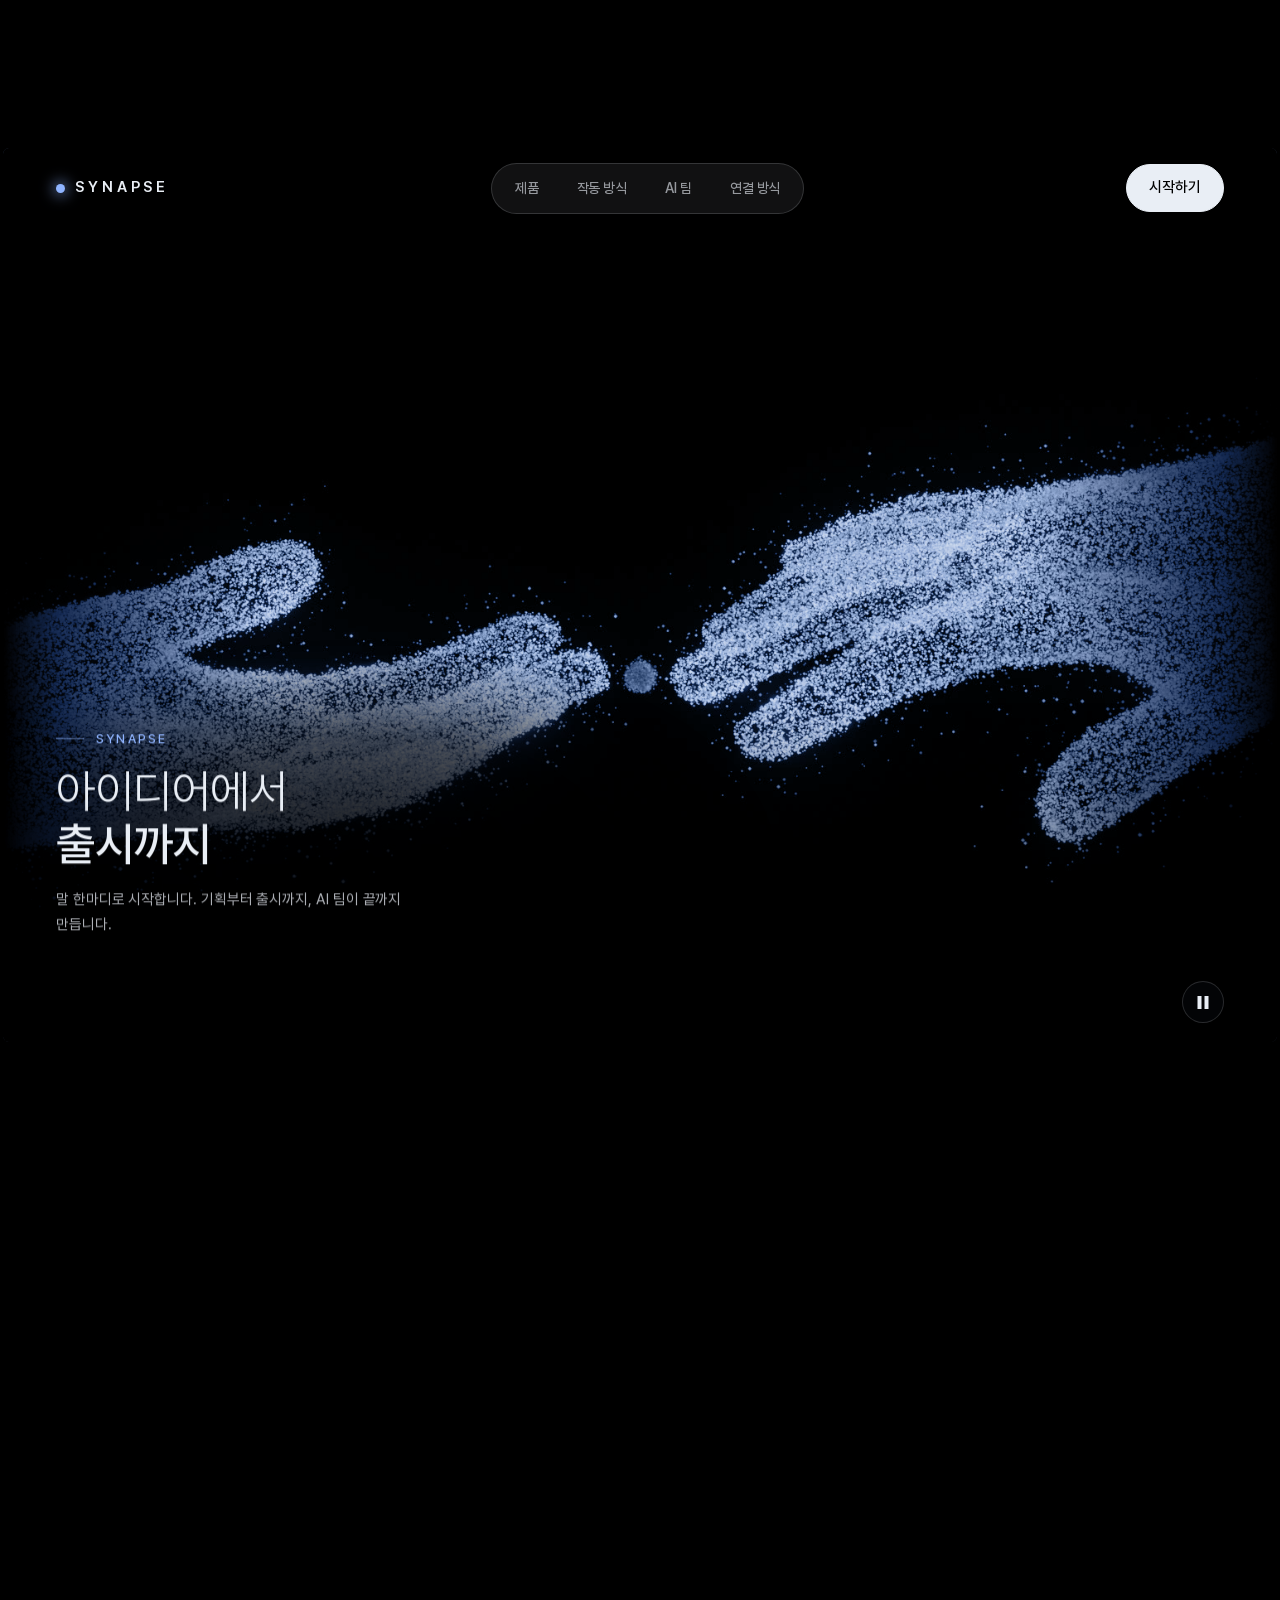
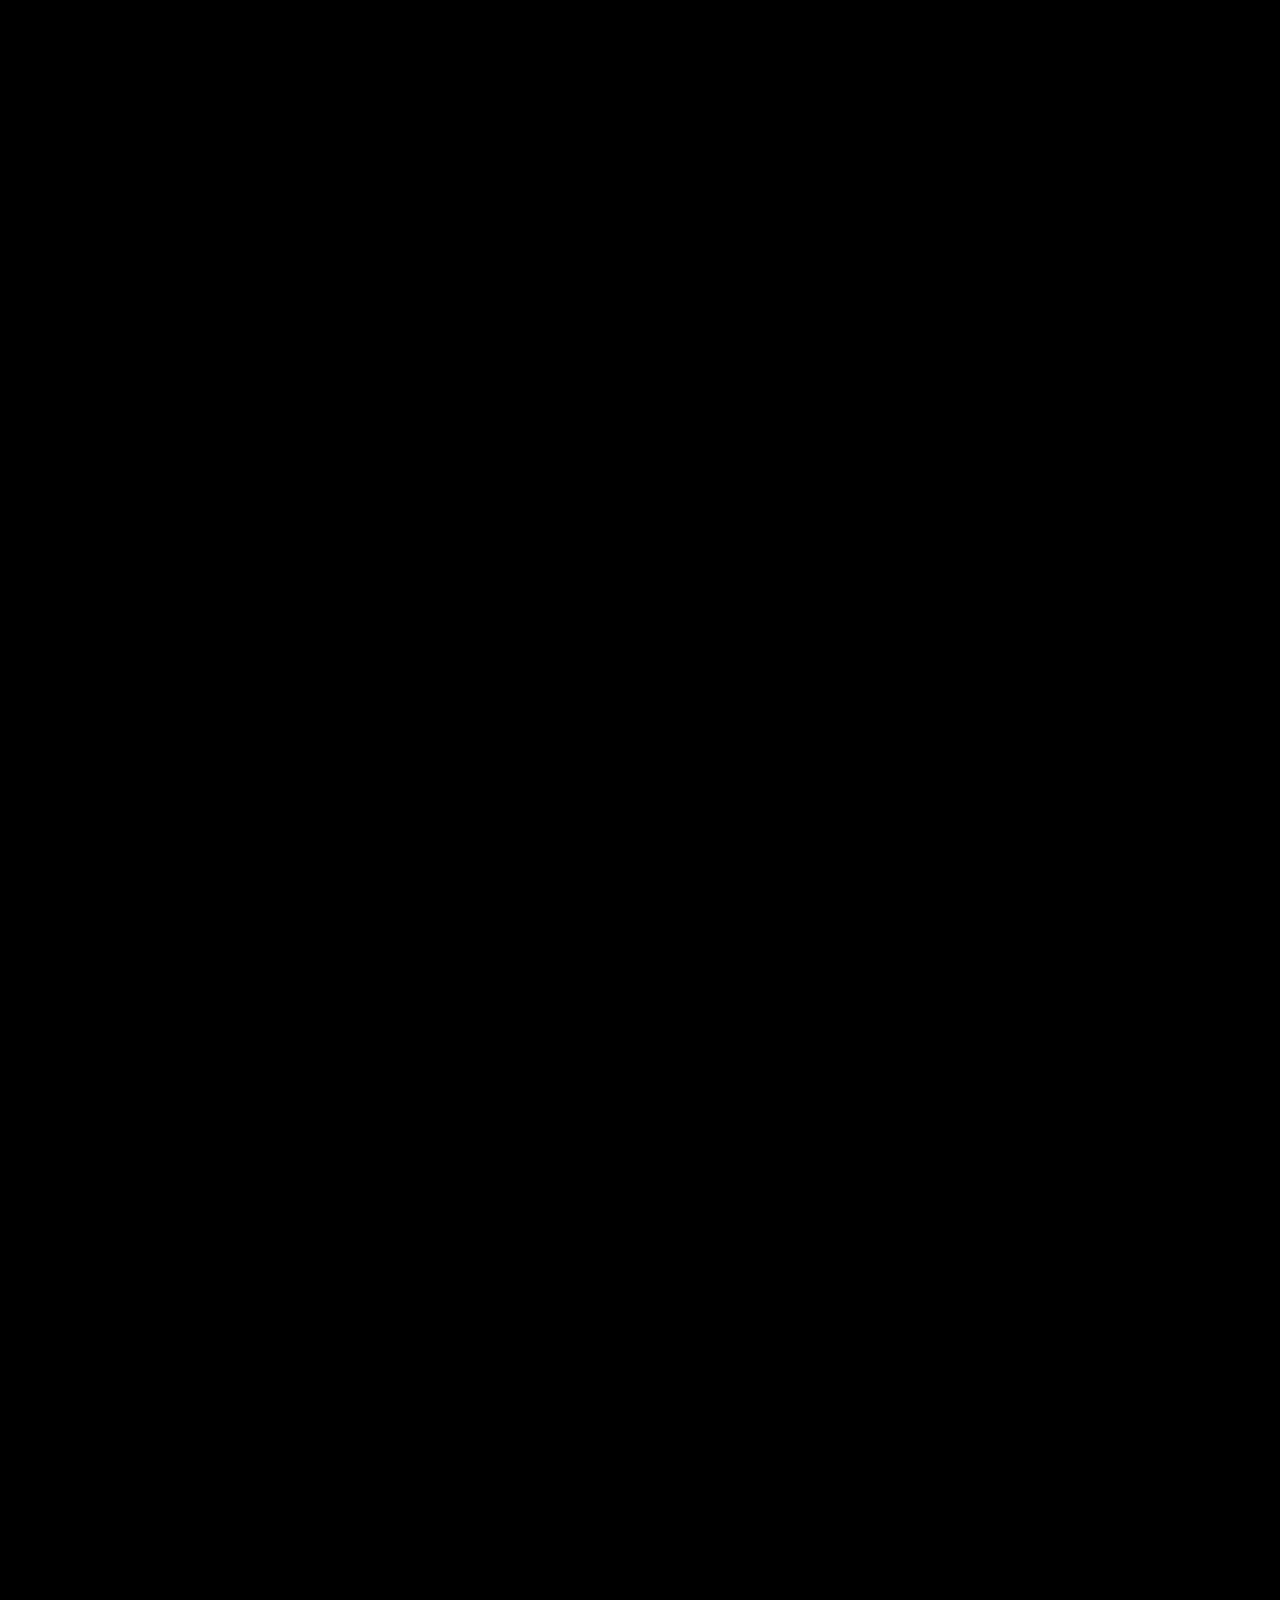
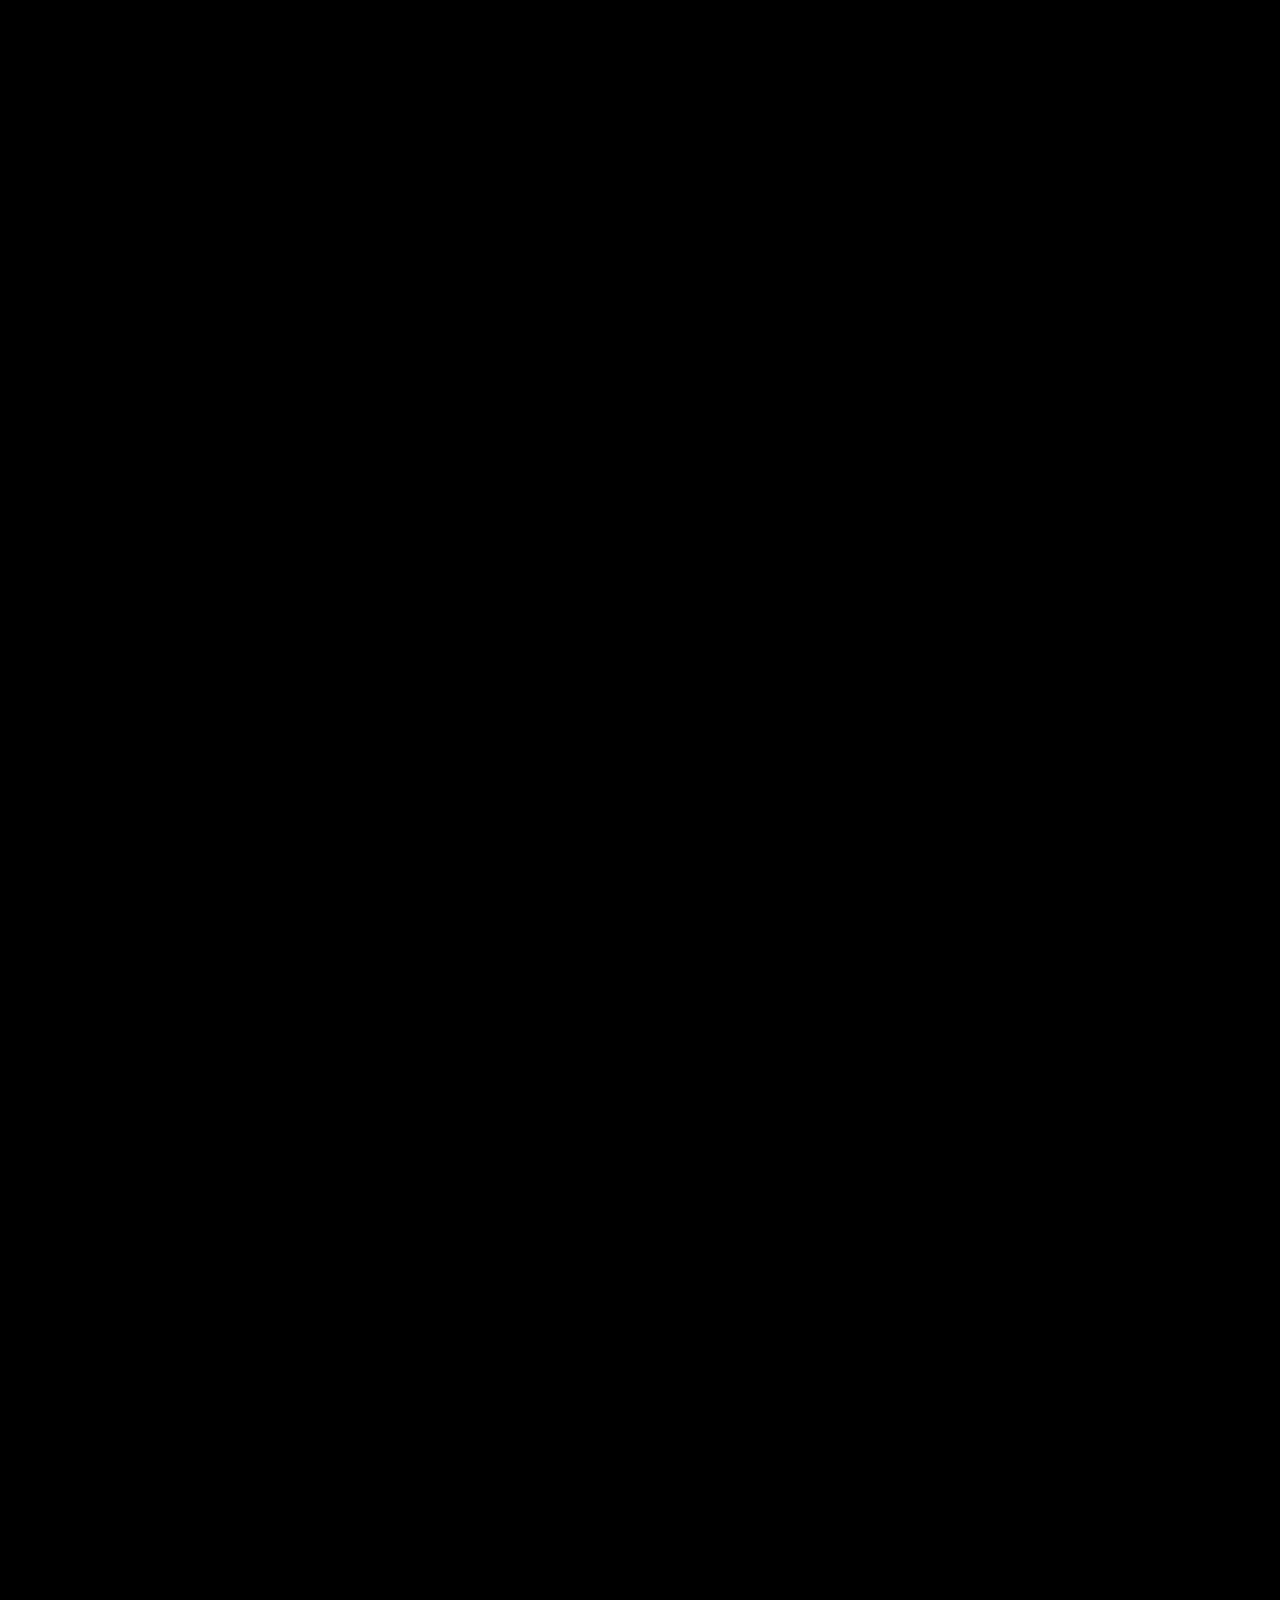
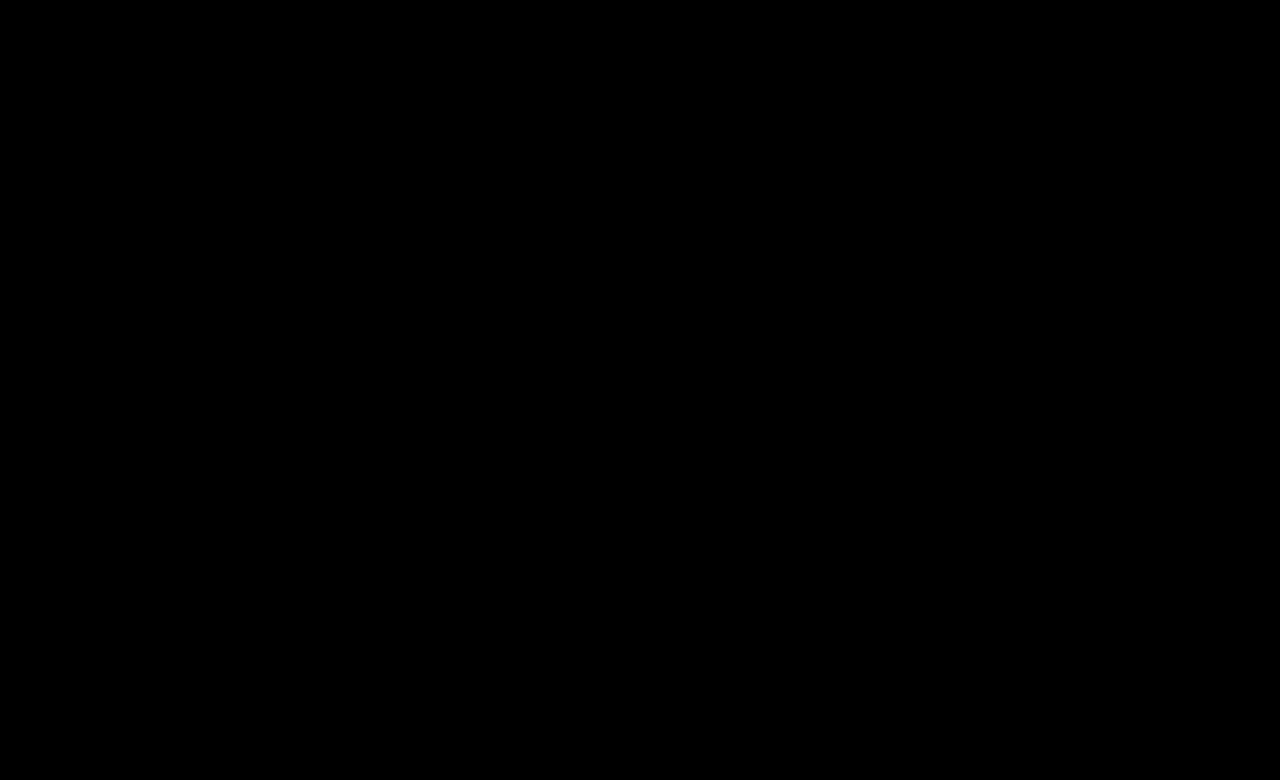
<file: index.html>
<!doctype html>
<html lang="ko">
<head>
<meta charset="utf-8">
<meta name="viewport" content="width=device-width, initial-scale=1, viewport-fit=cover">
<title>SYNAPSE — 아이디어에서 출시까지</title>
<link rel="stylesheet" href="style.css?v=9">
</head>
<body data-page="home">

<!-- 무대: 스크롤(자동 재생 포함)이 아래 영상들을 차례로 움직인다 -->
<div class="stage" aria-hidden="true">
  <video data-k="morph" data-src="assets/hands.mp4?v=9" data-src-m="assets/hands_m.mp4?v=9" poster="assets/hands.jpg?v=9" muted playsinline preload="auto"></video>
  <video data-k="sphere" data-src="assets/sphere.mp4?v=9" data-src-m="assets/sphere_m.mp4?v=9" poster="assets/sphere.jpg?v=9" muted playsinline loop preload="auto"></video>
  <video data-k="tunnel" data-src="assets/finale.mp4?v=9" data-src-m="assets/finale_m.mp4?v=9" poster="assets/finale.jpg?v=9" muted playsinline preload="auto"></video>
  <div class="tint"></div>
  <canvas data-k="code"></canvas>
  <!-- 실사 도입 영상. data-handoff = 끝나기 몇 초 전부터 다음 장면(두 손)과 겹쳐 넘어갈지 -->
  <video data-k="intro" data-src="assets/intro.mp4?v=9" data-src-m="assets/intro_m.mp4?v=9" data-src-v="assets/intro_v.mp4?v=9" data-handoff="1.3" muted playsinline preload="auto"></video>
  <i class="bar-top"></i><i class="bar-bot"></i>
  <div class="wash"></div>
</div>

<main>
  <!-- 문구: 맨 처음 문구 그대로(사용자 지시 2026-11-16). 참고 영상처럼 왼쪽 아래에 작은 단계 표시 + 얇은 제목 + 한 줄 설명.
       data-a ~ data-b = 나타나는 진행도 구간 -->
  <section class="copy ll" data-a="0" data-b="0.07">
    <span class="step">SYNAPSE</span>
    <h1>아이디어에서<b>출시까지</b></h1>
    <p>말 한마디로 시작합니다. 기획부터 출시까지, AI 팀이 끝까지 만듭니다.</p>
  </section>
  <section class="copy ll" data-a="0.17" data-b="0.27">
    <span class="step">01 기획</span>
    <h2>생각을 말하면<b>설계가 됩니다</b></h2>
    <p>누가, 왜, 무엇을. AI가 묻고 정리해 한 장의 기획서로 만듭니다.</p>
  </section>
  <section class="copy ll" data-a="0.355" data-b="0.49">
    <span class="step">02 디자인</span>
    <h2>먼저 보고,<b>그다음 만듭니다</b></h2>
    <p>모든 화면을 눈으로 확인하고 확정한 뒤에야 개발이 시작됩니다.</p>
  </section>
  <section class="copy ll" data-a="0.59" data-b="0.70">
    <span class="step">03 토론과 검토</span>
    <h2>하나가 아닌,<b>팀의 지성</b></h2>
    <p>만든 AI와 검토하는 AI는 다릅니다. 서로의 결과를 따져 묻고 다듬습니다.</p>
  </section>
  <section class="copy ll" data-a="0.79" data-b="0.855">
    <span class="step">06 출시</span>
    <h2>마지막 결정은<b>언제나 당신</b></h2>
    <p>승인하지 않은 변경은 세상에 나가지 않습니다.</p>
  </section>

  <!-- 마지막: 화면이 환해지며 시작 화면 -->
  <section class="copy finale" id="start" data-a="0.93" data-b="1">
    <div class="mark">SYNAPSE</div>
    <p class="tag">생각은 당신이, 완성은 팀이.</p>
    <form class="ask">
      <input type="text" aria-label="만들고 싶은 것" placeholder="무엇을 만들까요? 요구사항을 한 줄로 적어 주세요">
      <button type="submit">팀 구성 시작</button>
    </form>
    <small></small>
    <section class="show" aria-label="만들 수 있는 것"></section>
  </section>

  <button class="auto" type="button" aria-pressed="true" aria-label="자동 재생 멈춤" title="자동 재생"><i></i></button>
  <div class="track"></div>
</main>

<script src="rain.js?v=9"></script>
<script src="site.js?v=9"></script>
</body>
</html>
</file>
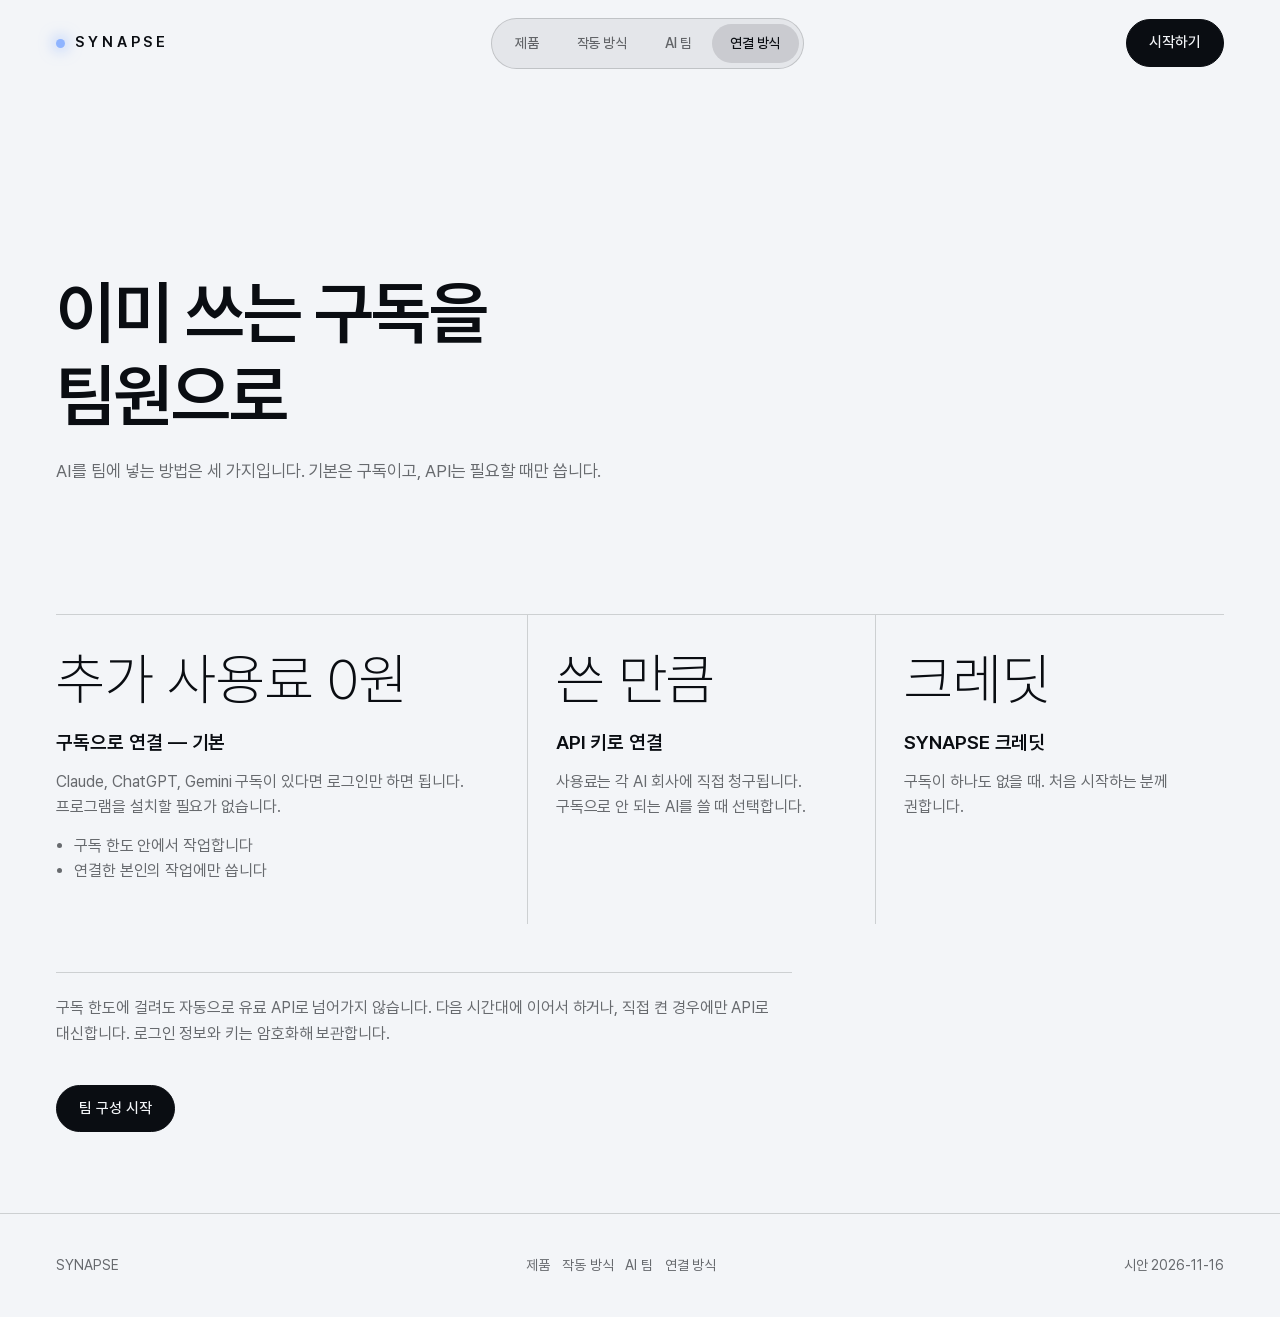
<file: connect.html>
<!doctype html>
<html lang="ko">
<head>
<meta charset="utf-8">
<meta name="viewport" content="width=device-width, initial-scale=1">
<title>연결 방식 — SYNAPSE</title>
<link rel="stylesheet" href="style.css?v=9">
</head>
<body data-page="connect" class="light">
<main>
  <section class="phead" style="min-height:62vh">
    <video src="assets/finale.mp4" poster="assets/finale.jpg" muted playsinline autoplay style="filter:invert(1) saturate(0) brightness(1.05);opacity:.5"></video>
    <div>
      <h1>이미 쓰는 구독을<b>팀원으로</b></h1>
      <p>AI를 팀에 넣는 방법은 세 가지입니다. 기본은 구독이고, API는 필요할 때만 씁니다.</p>
    </div>
  </section>

  <section class="wrap" style="padding-top:0">
    <div class="ways">
      <section>
        <div class="cost">추가 사용료 0원</div>
        <h3>구독으로 연결 — 기본</h3>
        <p>Claude, ChatGPT, Gemini 구독이 있다면 로그인만 하면 됩니다. 프로그램을 설치할 필요가 없습니다.</p>
        <ul><li>구독 한도 안에서 작업합니다</li><li>연결한 본인의 작업에만 씁니다</li></ul>
      </section>
      <section>
        <div class="cost">쓴 만큼</div>
        <h3>API 키로 연결</h3>
        <p>사용료는 각 AI 회사에 직접 청구됩니다. 구독으로 안 되는 AI를 쓸 때 선택합니다.</p>
      </section>
      <section>
        <div class="cost">크레딧</div>
        <h3>SYNAPSE 크레딧</h3>
        <p>구독이 하나도 없을 때. 처음 시작하는 분께 권합니다.</p>
      </section>
    </div>
    <p class="note">구독 한도에 걸려도 자동으로 유료 API로 넘어가지 않습니다. 다음 시간대에 이어서 하거나, 직접 켠 경우에만 API로 대신합니다. 로그인 정보와 키는 암호화해 보관합니다.</p>
    <p style="margin-top:2.4em"><a class="btn solid" href="index.html#start">팀 구성 시작</a></p>
  </section>
</main>
<footer class="foot"></footer>
<script src="site.js?v=9"></script>
</body>
</html>
</file>
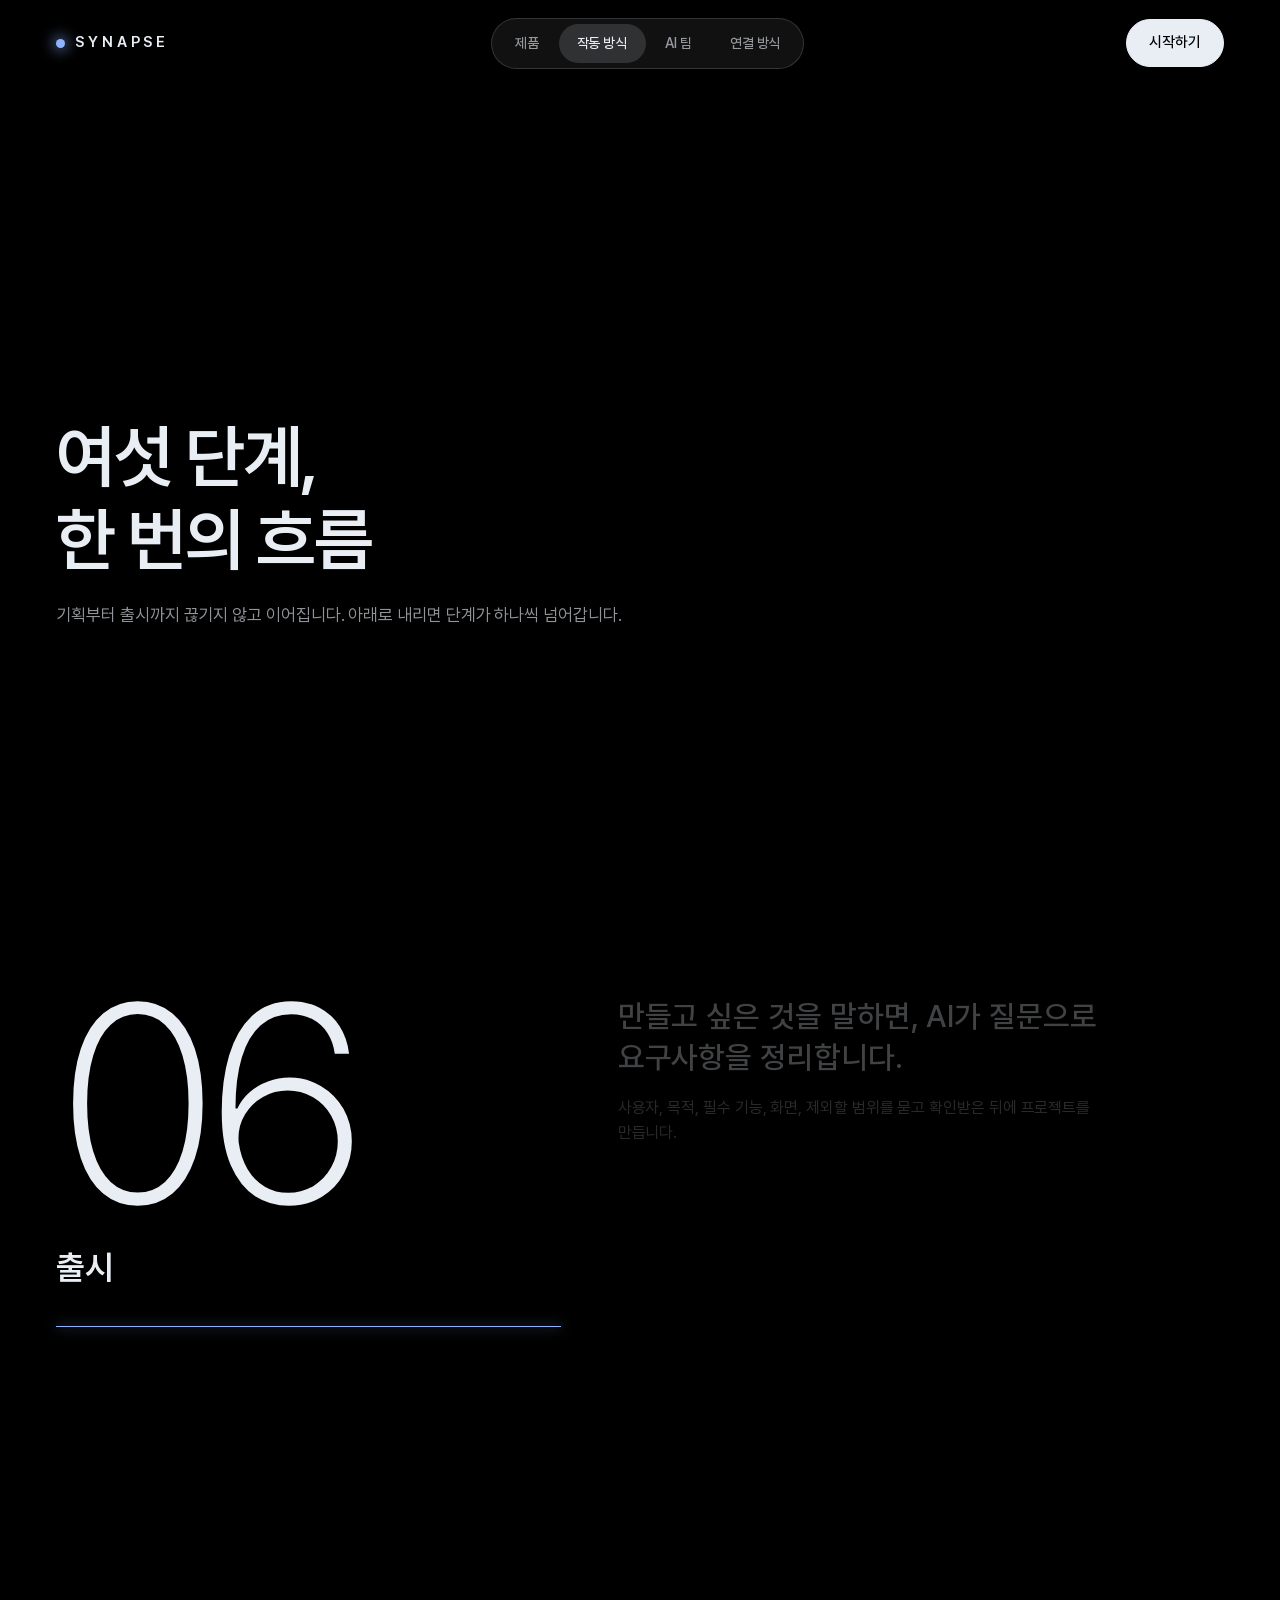
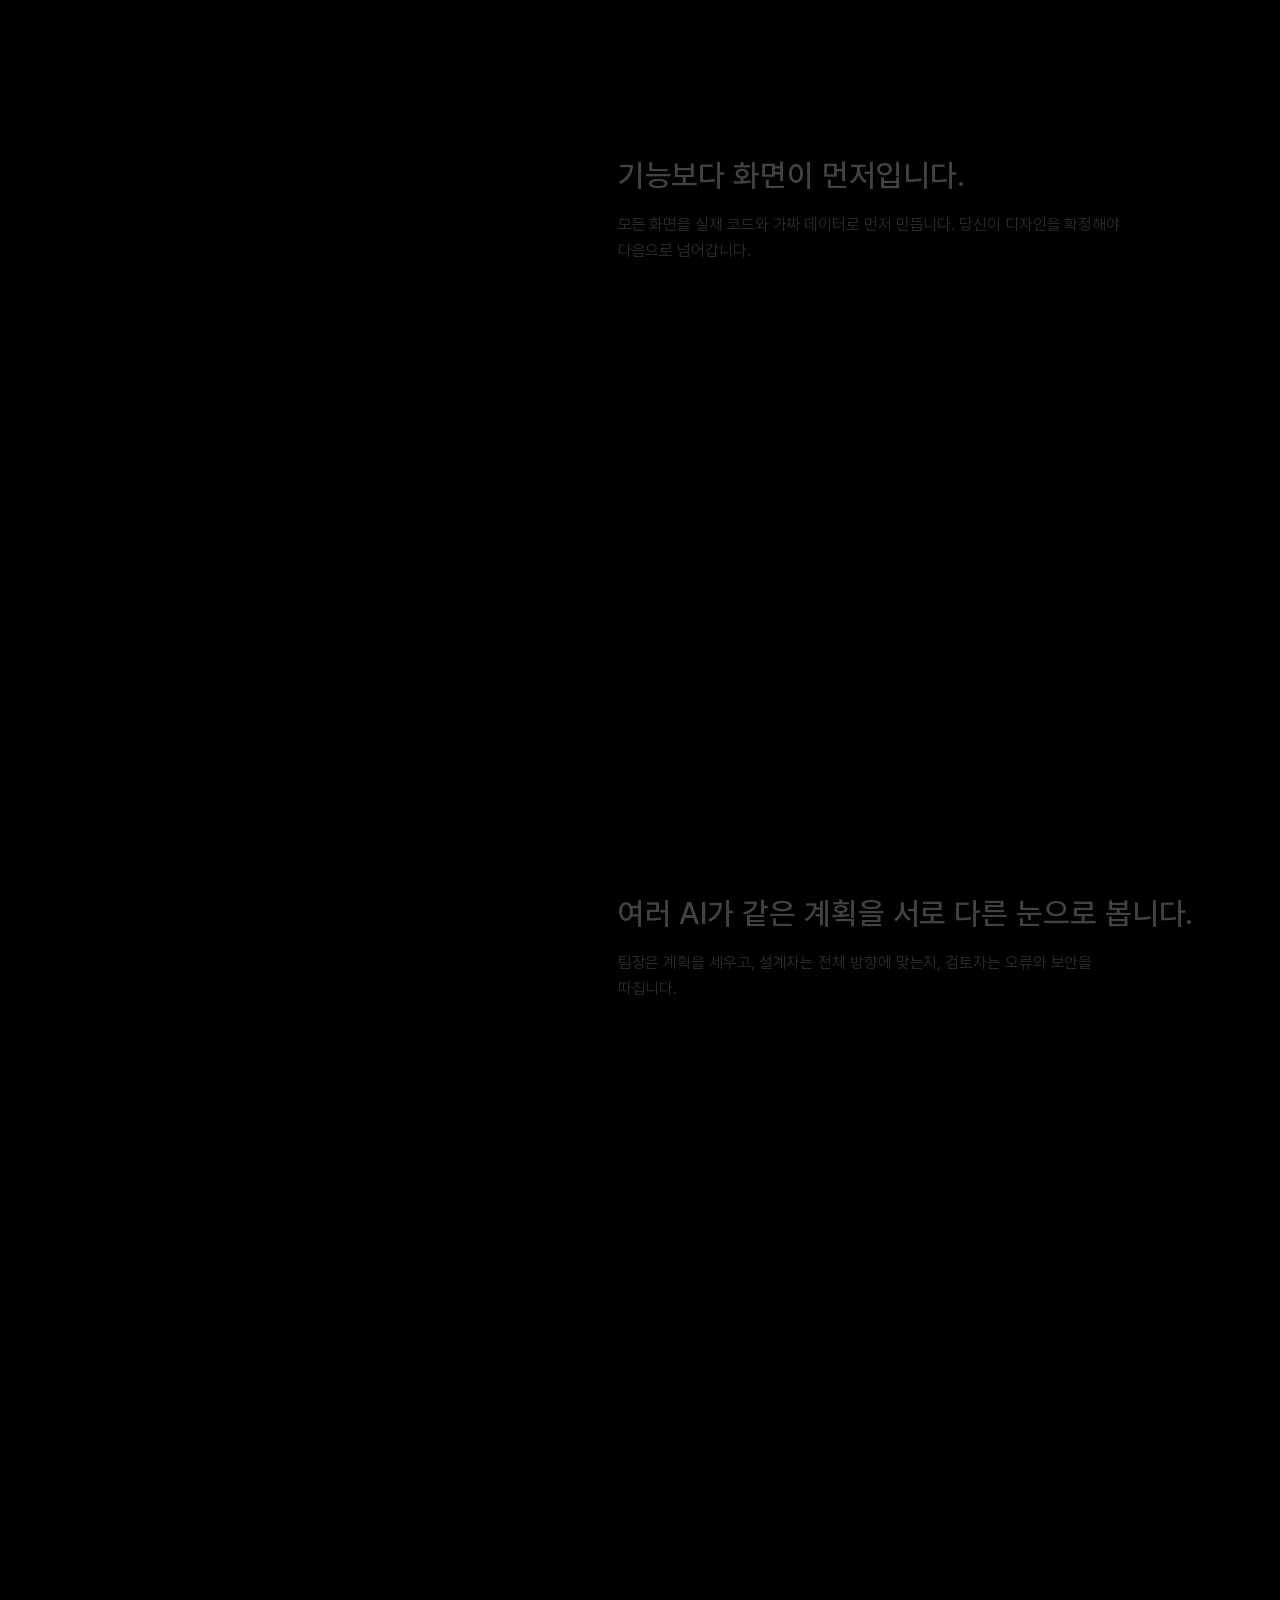
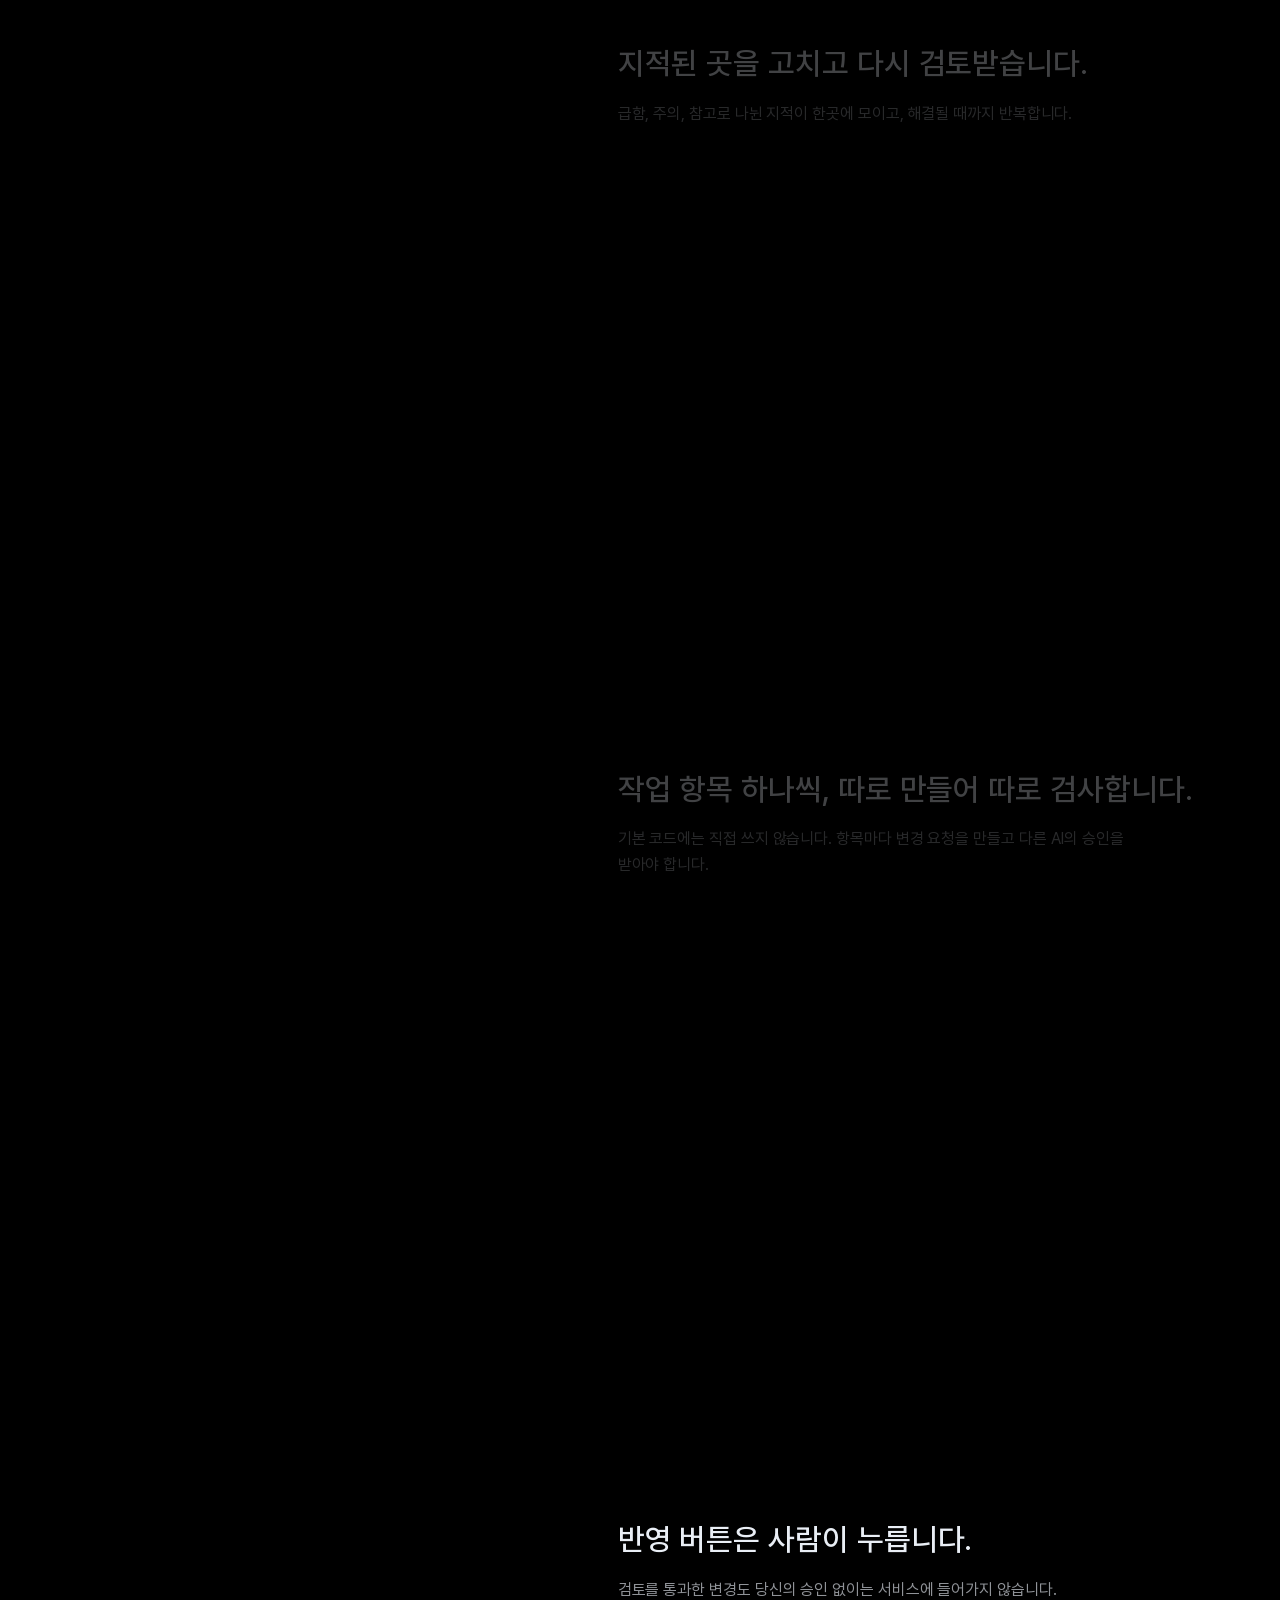
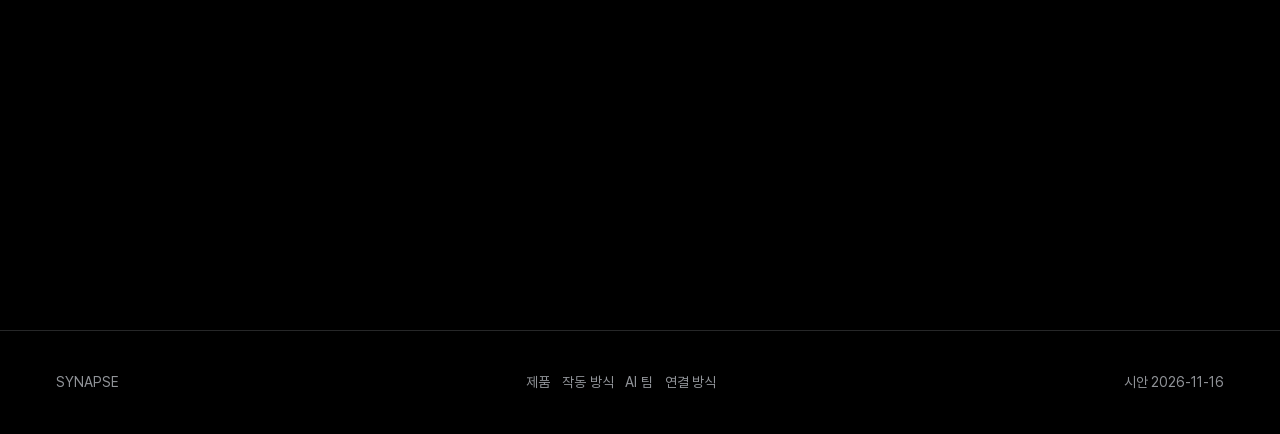
<file: how.html>
<!doctype html>
<html lang="ko">
<head>
<meta charset="utf-8">
<meta name="viewport" content="width=device-width, initial-scale=1">
<title>작동 방식 — SYNAPSE</title>
<link rel="stylesheet" href="style.css?v=9">
</head>
<body data-page="how">
<main>
  <section class="phead">
    <video src="assets/hands.mp4" poster="assets/hands.jpg" muted playsinline autoplay></video>
    <div>
      <h1>여섯 단계,<b>한 번의 흐름</b></h1>
      <p>기획부터 출시까지 끊기지 않고 이어집니다. 아래로 내리면 단계가 하나씩 넘어갑니다.</p>
    </div>
  </section>

  <section class="steps">
    <div class="big">
      <div class="n">01</div>
      <div class="t">기획</div>
      <div class="bar"><i></i></div>
    </div>
    <div>
      <article data-t="기획" class="on"><h3>만들고 싶은 것을 말하면, AI가 질문으로 요구사항을 정리합니다.</h3><p>사용자, 목적, 필수 기능, 화면, 제외할 범위를 묻고 확인받은 뒤에 프로젝트를 만듭니다.</p></article>
      <article data-t="디자인"><h3>기능보다 화면이 먼저입니다.</h3><p>모든 화면을 실제 코드와 가짜 데이터로 먼저 만듭니다. 당신이 디자인을 확정해야 다음으로 넘어갑니다.</p></article>
      <article data-t="토론"><h3>여러 AI가 같은 계획을 서로 다른 눈으로 봅니다.</h3><p>팀장은 계획을 세우고, 설계자는 전체 방향에 맞는지, 검토자는 오류와 보안을 따집니다.</p></article>
      <article data-t="보완"><h3>지적된 곳을 고치고 다시 검토받습니다.</h3><p>급함, 주의, 참고로 나뉜 지적이 한곳에 모이고, 해결될 때까지 반복합니다.</p></article>
      <article data-t="개발"><h3>작업 항목 하나씩, 따로 만들어 따로 검사합니다.</h3><p>기본 코드에는 직접 쓰지 않습니다. 항목마다 변경 요청을 만들고 다른 AI의 승인을 받아야 합니다.</p></article>
      <article data-t="출시"><h3>반영 버튼은 사람이 누릅니다.</h3><p>검토를 통과한 변경도 당신의 승인 없이는 서비스에 들어가지 않습니다.</p></article>
    </div>
  </section>
</main>
<footer class="foot"></footer>
<script src="site.js?v=9"></script>
</body>
</html>
</file>
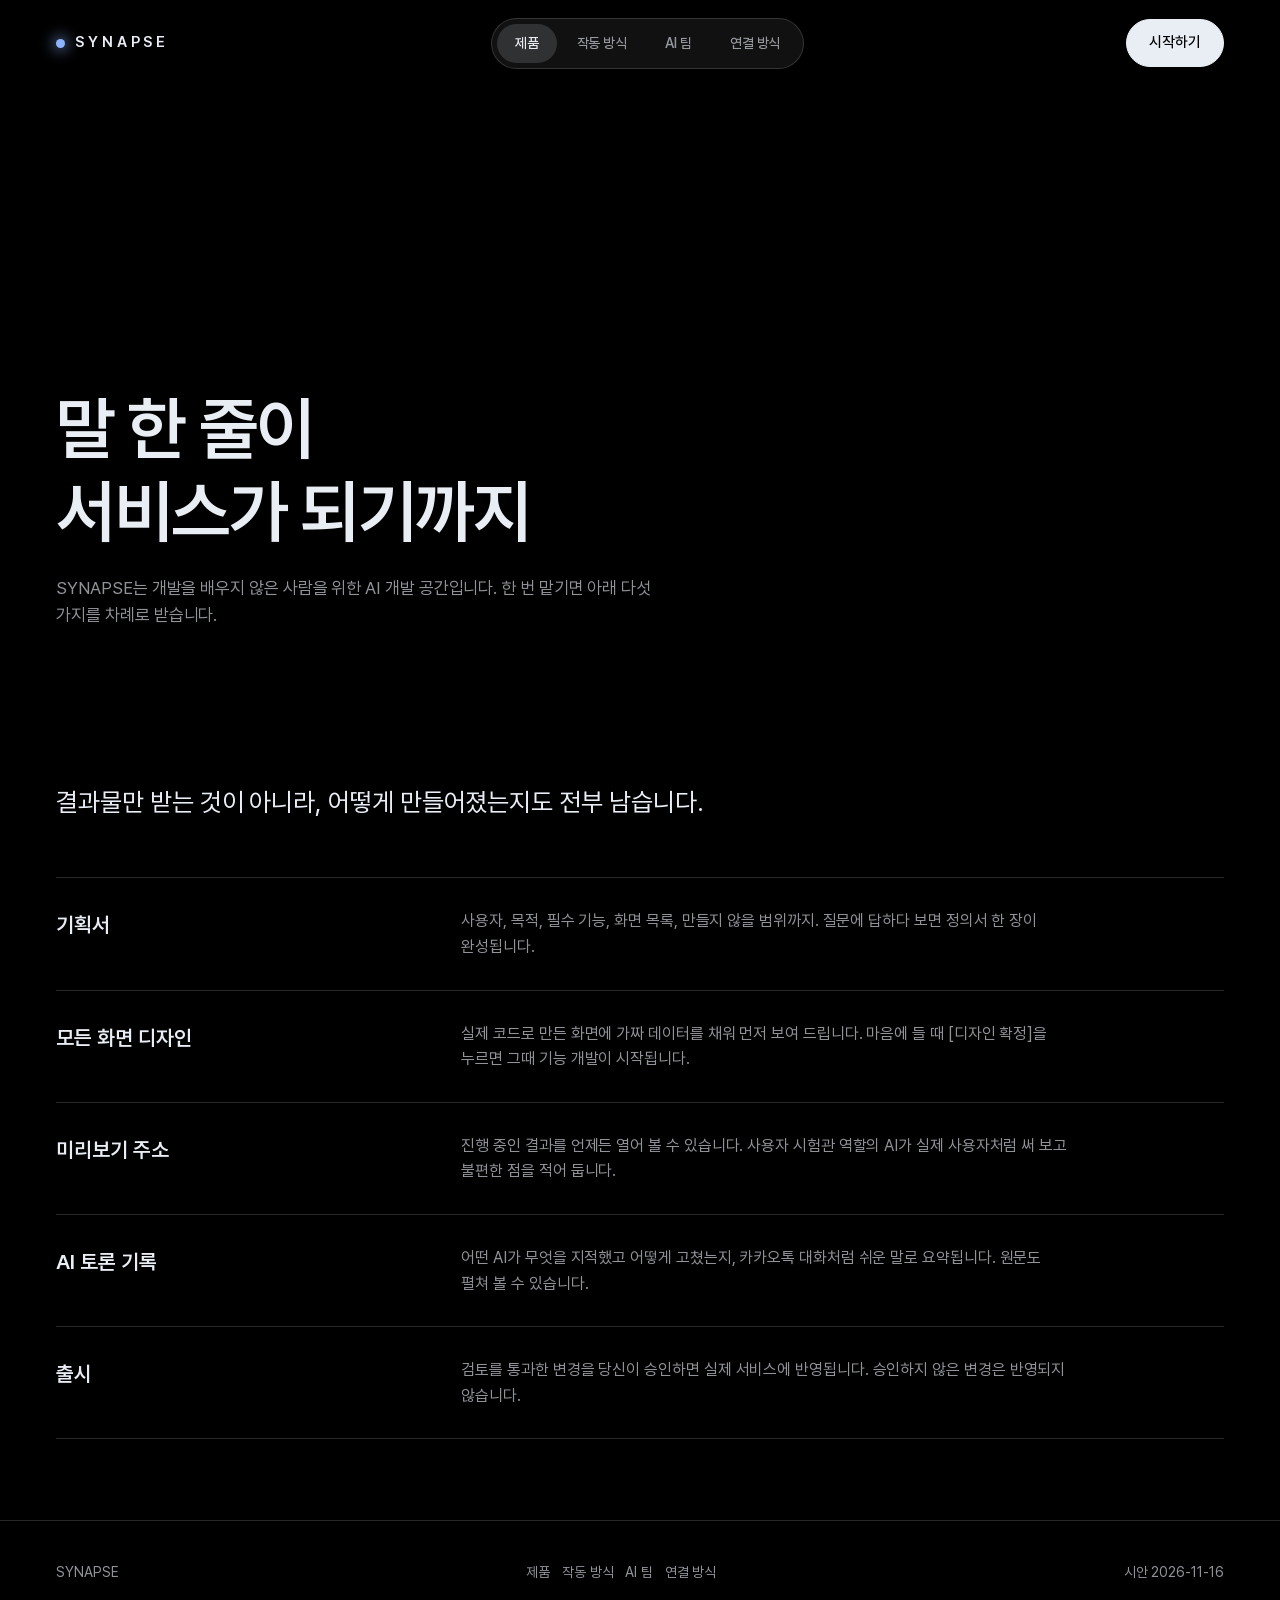
<file: product.html>
<!doctype html>
<html lang="ko">
<head>
<meta charset="utf-8">
<meta name="viewport" content="width=device-width, initial-scale=1">
<title>제품 — SYNAPSE</title>
<link rel="stylesheet" href="style.css?v=9">
</head>
<body data-page="product">
<main>
  <section class="phead">
    <canvas class="rain"></canvas>
    <div>
      <h1>말 한 줄이<b>서비스가 되기까지</b></h1>
      <p>SYNAPSE는 개발을 배우지 않은 사람을 위한 AI 개발 공간입니다. 한 번 맡기면 아래 다섯 가지를 차례로 받습니다.</p>
    </div>
  </section>

  <section class="wrap">
    <p class="lede">결과물만 받는 것이 아니라, 어떻게 만들어졌는지도 전부 남습니다.</p>
    <div class="rows">
      <article><h3>기획서</h3><p>사용자, 목적, 필수 기능, 화면 목록, 만들지 않을 범위까지. 질문에 답하다 보면 정의서 한 장이 완성됩니다.</p></article>
      <article><h3>모든 화면 디자인</h3><p>실제 코드로 만든 화면에 가짜 데이터를 채워 먼저 보여 드립니다. 마음에 들 때 [디자인 확정]을 누르면 그때 기능 개발이 시작됩니다.</p></article>
      <article><h3>미리보기 주소</h3><p>진행 중인 결과를 언제든 열어 볼 수 있습니다. 사용자 시험관 역할의 AI가 실제 사용자처럼 써 보고 불편한 점을 적어 둡니다.</p></article>
      <article><h3>AI 토론 기록</h3><p>어떤 AI가 무엇을 지적했고 어떻게 고쳤는지, 카카오톡 대화처럼 쉬운 말로 요약됩니다. 원문도 펼쳐 볼 수 있습니다.</p></article>
      <article><h3>출시</h3><p>검토를 통과한 변경을 당신이 승인하면 실제 서비스에 반영됩니다. 승인하지 않은 변경은 반영되지 않습니다.</p></article>
    </div>
  </section>
</main>
<footer class="foot"></footer>
<script src="rain.js?v=9"></script>
<script src="site.js?v=9"></script>
</body>
</html>
</file>
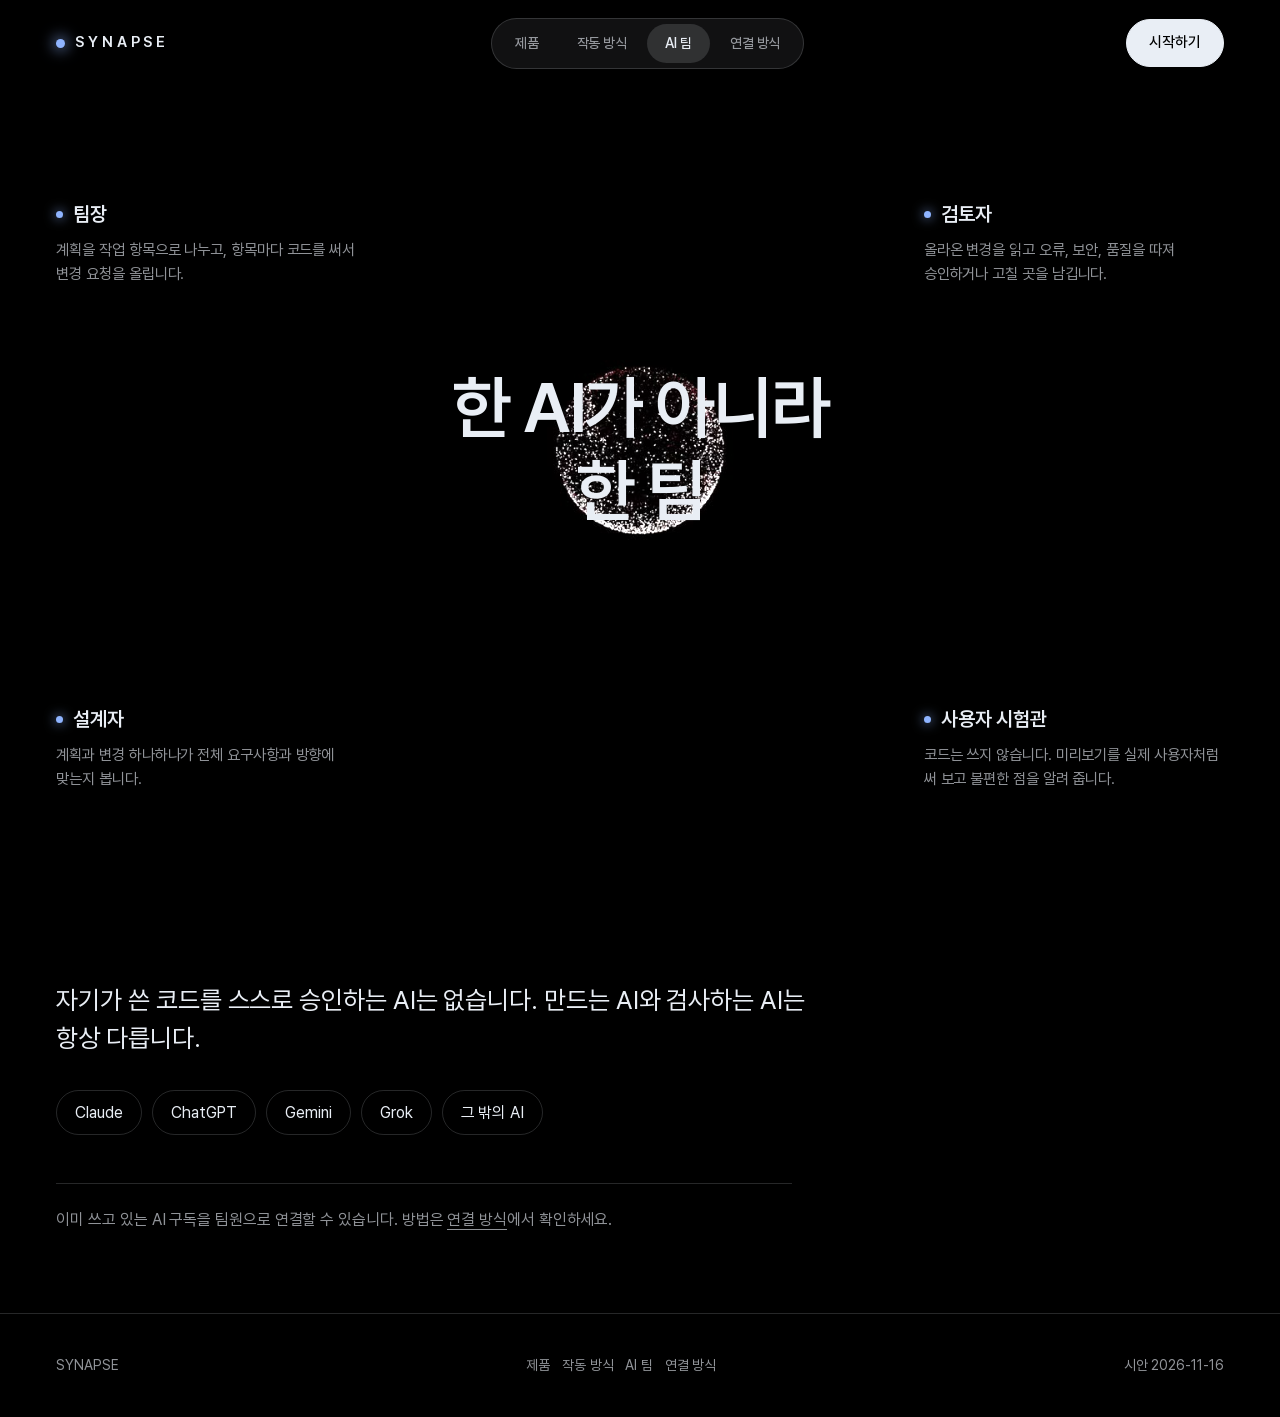
<file: team.html>
<!doctype html>
<html lang="ko">
<head>
<meta charset="utf-8">
<meta name="viewport" content="width=device-width, initial-scale=1">
<title>AI 팀 — SYNAPSE</title>
<link rel="stylesheet" href="style.css?v=9">
</head>
<body data-page="team">
<main>
  <section class="orbit">
    <video src="assets/sphere.mp4" poster="assets/sphere.jpg" muted playsinline loop autoplay></video>
    <div class="mid phead" style="min-height:0;padding:0;overflow:visible">
      <h1>한 AI가 아니라<b>한 팀</b></h1>
    </div>
    <div class="role a"><h3>팀장</h3><p>계획을 작업 항목으로 나누고, 항목마다 코드를 써서 변경 요청을 올립니다.</p></div>
    <div class="role b"><h3>검토자</h3><p>올라온 변경을 읽고 오류, 보안, 품질을 따져 승인하거나 고칠 곳을 남깁니다.</p></div>
    <div class="role c"><h3>설계자</h3><p>계획과 변경 하나하나가 전체 요구사항과 방향에 맞는지 봅니다.</p></div>
    <div class="role d"><h3>사용자 시험관</h3><p>코드는 쓰지 않습니다. 미리보기를 실제 사용자처럼 써 보고 불편한 점을 알려 줍니다.</p></div>
  </section>

  <section class="wrap">
    <p class="lede">자기가 쓴 코드를 스스로 승인하는 AI는 없습니다. 만드는 AI와 검사하는 AI는 항상 다릅니다.</p>
    <div class="names" aria-label="팀원으로 연결할 수 있는 AI">
      <span>Claude</span><span>ChatGPT</span><span>Gemini</span><span>Grok</span><span>그 밖의 AI</span>
    </div>
    <p class="note">이미 쓰고 있는 AI 구독을 팀원으로 연결할 수 있습니다. 방법은 <a href="connect.html" style="border-bottom:1px solid currentColor">연결 방식</a>에서 확인하세요.</p>
  </section>
</main>
<footer class="foot"></footer>
<script src="site.js?v=9"></script>
</body>
</html>
</file>
<file: style.css>
/* SYNAPSE 홈페이지 시안 — 공통 스타일 (7차 정리본, 2026-11-16)
   색: 순흑 #000 / 먹 #0A0D12 / 서리 #E9EEF5 / 빛청 #8FB4FF / 종이 #F3F5F8 / 재 #6B7480 */
@font-face { font-family: Pretendard; font-weight: 200; font-display: swap; src: url(assets/fonts/Pretendard-ExtraLight.woff2) format("woff2"); }
@font-face { font-family: Pretendard; font-weight: 300; font-display: swap; src: url(assets/fonts/Pretendard-Light.woff2) format("woff2"); }
@font-face { font-family: Pretendard; font-weight: 400; font-display: swap; src: url(assets/fonts/Pretendard-Regular.woff2) format("woff2"); }
@font-face { font-family: Pretendard; font-weight: 500; font-display: swap; src: url(assets/fonts/Pretendard-Medium.woff2) format("woff2"); }
@font-face { font-family: Pretendard; font-weight: 600; font-display: swap; src: url(assets/fonts/Pretendard-SemiBold.woff2) format("woff2"); }

:root {
  --black: #000; --ink: #0A0D12; --frost: #E9EEF5; --glow: #8FB4FF; --paper: #F3F5F8; --ash: #6B7480;
  --bg: var(--black); --fg: var(--frost); --dim: rgba(233,238,245,.62); --line: rgba(233,238,245,.16);
  --pill: rgba(233,238,245,.07); --pill-on: rgba(233,238,245,.14);
  --pad: clamp(20px, 4.4vw, 72px);
  --ease: cubic-bezier(.2,.7,.1,1);
}
.light, .lit {
  --bg: var(--paper); --fg: #0A0D12; --dim: rgba(10,13,18,.6); --line: rgba(10,13,18,.16);
  --pill: rgba(10,13,18,.06); --pill-on: rgba(10,13,18,.12);
}
* { box-sizing: border-box; margin: 0; }
html { background: #000; }
body {
  font-family: Pretendard, "Apple SD Gothic Neo", "Malgun Gothic", sans-serif; font-weight: 400; letter-spacing: -.005em;
  background: var(--bg); color: var(--fg); line-height: 1.6; word-break: keep-all;
  -webkit-font-smoothing: antialiased; transition: background .9s var(--ease), color .9s var(--ease), opacity .28s ease;
  opacity: 0;
}
body.ready { opacity: 1; }
body.leaving { opacity: 0; }
a { color: inherit; text-decoration: none; }
button, input { font: inherit; color: inherit; }
:focus-visible { outline: 2px solid var(--glow); outline-offset: 3px; border-radius: 6px; }

/* ── 내비게이션: 첫 화면부터 보인다 ── */
.nav { position: fixed; inset: 0 0 auto 0; z-index: 50; display: flex; align-items: center; justify-content: space-between;
  padding: 18px var(--pad); transition: color .9s var(--ease); animation: navIn .9s var(--ease) .1s both; }
@keyframes navIn { from { opacity: 0; transform: translateY(-8px); } to { opacity: 1; transform: none; } }
.logo { font-weight: 600; letter-spacing: .26em; font-size: .92rem; display: flex; align-items: center; gap: 10px; }
.logo i { width: 9px; height: 9px; border-radius: 50%; background: var(--glow); box-shadow: 0 0 14px 3px rgba(143,180,255,.55); }
.nav-pill { position: relative; display: flex; gap: 2px; padding: 5px; border-radius: 999px; background: var(--pill);
  border: 1px solid var(--line); backdrop-filter: blur(14px); -webkit-backdrop-filter: blur(14px); transition: background .6s, border-color .6s; }
.nav-pill a { position: relative; z-index: 1; padding: 8px 18px; font-size: .88rem; font-weight: 500; border-radius: 999px; color: var(--dim); transition: color .3s; }
.nav-pill a:hover, .nav-pill a[aria-current] { color: var(--fg); }
.nav-ind { position: absolute; top: 5px; left: 0; height: calc(100% - 10px); width: 0; border-radius: 999px; background: var(--pill-on);
  transition: transform .45s var(--ease), width .45s var(--ease), opacity .3s; opacity: 0; }
.btn { display: inline-flex; align-items: center; gap: 10px; padding: 11px 22px; border-radius: 999px; border: 1px solid var(--line);
  background: transparent; cursor: pointer; font-size: .92rem; font-weight: 500; transition: background .3s, color .3s, border-color .3s, transform .3s var(--ease); }
.btn:hover { background: var(--pill-on); }
.btn.solid { background: var(--fg); color: var(--bg); border-color: var(--fg); }
.btn.solid:hover { transform: translateY(-2px); }
.nav-toggle { display: none; }
/* 실사 영상이 나오는 동안: 메뉴 바탕을 짙게, 글자를 밝게 해서 영상 위에서도 또렷하게 */
body.film .nav-pill { background: rgba(6,8,12,.72); border-color: rgba(233,238,245,.38); }
body.film .nav-pill a { color: rgba(255,255,255,.92); }
body.film .logo { text-shadow: 0 1px 14px rgba(0,0,0,.95); }
body.film .nav .btn:not(.solid) { background: rgba(6,8,12,.72); border-color: rgba(233,238,245,.38); }

/* ── 홈: 무대 ── */
.track { height: 620vh; }
.stage { position: fixed; inset: 0; overflow: hidden; background: #000; border-radius: 0; will-change: inset, border-radius; }
.stage video, .stage canvas { position: absolute; inset: 0; width: 100%; height: 100%; opacity: 0; will-change: transform, opacity, filter; }
.stage video { object-fit: cover; }
/* 두 손 영상은 양옆이 서서히 사라져 잘린 면이 안 보인다 */
.stage video[data-k="morph"] { -webkit-mask-image: linear-gradient(90deg, transparent 0, #000 20%, #000 80%, transparent 100%); mask-image: linear-gradient(90deg, transparent 0, #000 20%, #000 80%, transparent 100%); }
.stage video[data-k="intro"] { z-index: 2; }
.tint { position: absolute; inset: 0; background: #7aa2f0; mix-blend-mode: color; opacity: .5; pointer-events: none; }
.wash { position: absolute; inset: 0; background: var(--paper); opacity: 0; will-change: opacity; }
/* 실사 도입: 영화 화면비 띠(위·아래). 위쪽 띠는 메뉴가 올라앉을 만큼 두껍다 */
.bar-top, .bar-bot { position: absolute; left: 0; right: 0; background: #000; z-index: 3; will-change: transform; }
.bar-top { top: 0; height: max(10vh, 80px); transform-origin: top; }
.bar-bot { bottom: 0; height: 10vh; transform-origin: bottom; }

/* 세로로 긴 화면(휴대폰): 입자 영상은 16:9 그대로 화면 폭에 딱 맞춘 상자에 띄운다(잘라서 확대하지 않음). 크기 변화는 site.js 가 장면별로 준다 */
html.tall .stage video[data-k="morph"], html.tall .stage video[data-k="sphere"], html.tall .stage video[data-k="tunnel"] {
  inset: auto; left: 0; top: 46%; width: 100vw; height: 56.25vw; margin-top: -28.125vw; }

/* 자동 재생 단추(왼쪽 아래): 멈춤 / 다시 재생 */
.auto { position: fixed; z-index: 12; left: var(--pad); bottom: calc(22px + env(safe-area-inset-bottom, 0px)); width: 42px; height: 42px; padding: 0;
  display: grid; place-items: center; border-radius: 50%; border: 1px solid var(--line); background: rgba(6,8,12,.5); color: var(--frost); cursor: pointer;
  backdrop-filter: blur(12px); -webkit-backdrop-filter: blur(12px); transition: background .3s, border-color .3s; }
.auto:hover { background: rgba(233,238,245,.16); border-color: rgba(233,238,245,.4); }
.auto i { display: block; width: 4px; height: 13px; background: currentColor; box-shadow: 7px 0 0 currentColor; transform: translateX(-3.5px); }
.auto[aria-pressed="false"] i { width: 0; height: 0; background: none; box-shadow: none; transform: translateX(2px);
  border-left: 11px solid currentColor; border-top: 7px solid transparent; border-bottom: 7px solid transparent; }

/* ── 문구(나중에 넣을 자리). index.html 의 '문구 자리' 주석 참고 ── */
.copy { position: fixed; z-index: 10; opacity: 0; pointer-events: none; will-change: opacity, transform; }
.copy.on { pointer-events: auto; }
.copy h1, .copy h2, .phead h1 { font-size: clamp(2.1rem, 5.4vw, 5.2rem); line-height: 1.2; font-weight: 600; letter-spacing: -.035em; }
.copy h1 b, .copy h2 b, .phead h1 b { display: block; font-weight: 600; }
.copy p { max-width: 34em; color: var(--dim); margin-top: 1.1em; font-size: clamp(.95rem, 1.15vw, 1.1rem); }
.copy.center { inset: 0; display: grid; place-content: start center; justify-items: center; text-align: center; padding: clamp(96px, 17vh, 190px) var(--pad) 0; }
.copy.center h1 { font-size: clamp(1.9rem, 3.7vw, 3.5rem); }
.copy.ll { left: var(--pad); top: 0; bottom: 0; display: grid; align-content: center; width: min(430px, 34vw); }
.copy.ll h2 { font-size: clamp(1.6rem, 2.35vw, 2.4rem); line-height: 1.28; }
.copy.ll p { font-size: clamp(.95rem, 1.02vw, 1.04rem); line-height: 1.75; max-width: 23em; }

/* ── 마지막: 환해지며 시작 화면 ── */
.finale { inset: 0; display: grid; place-content: center; justify-items: center; text-align: center; padding: 76px var(--pad) 20px; color: #0A0D12; overflow: auto; }
.finale .mark { font-weight: 600; letter-spacing: .34em; padding-left: .34em; font-size: clamp(1.3rem, 2.6vw, 2.3rem); }
.ask { display: flex; gap: 8px; margin-top: 1.5em; width: min(640px, 88vw); padding: 8px; border-radius: 999px; background: #fff;
  border: 1px solid rgba(10,13,18,.14); box-shadow: 0 30px 80px -30px rgba(40,70,130,.35); }
.ask input { flex: 1; min-width: 0; border: 0; background: transparent; padding: 12px 20px; font-size: 1.02rem; outline: none; color: #0A0D12; }
.ask input::placeholder { color: rgba(10,13,18,.42); }
.ask button { border: 0; border-radius: 999px; background: #0A0D12; color: #fff; padding: 12px 26px; font-weight: 600; cursor: pointer; white-space: nowrap; transition: transform .3s var(--ease); }
.ask button:hover { transform: scale(1.04); }
.finale small { display: block; margin-top: .5em; min-height: 1.3em; color: rgba(10,13,18,.55); font-size: .86rem; }

/* 만들 수 있는 것: SYNAPSE 유료용 첫 화면의 예시 그대로(종류 탭 + 한 장면 크게) */
.show { width: min(980px, 94vw); margin-top: .5em; }
.show-tabs { display: inline-flex; gap: 2px; padding: 4px; border-radius: 999px; background: rgba(10,13,18,.06); }
.show-tabs button { border: 0; background: transparent; cursor: pointer; padding: 7px 16px; border-radius: 999px; font-size: .88rem; font-weight: 500; color: rgba(10,13,18,.58); transition: background .3s, color .3s; }
.show-tabs button:hover { color: #0A0D12; }
.show-tabs button[aria-selected="true"] { background: #0A0D12; color: #fff; }
.show-stage { position: relative; height: min(43vh, 420px); margin-top: 16px; }
.ks { position: absolute; inset: 0; display: flex; align-items: center; justify-content: center; gap: 36px; opacity: 0; visibility: hidden; transform: translateY(10px) scale(.985);
  transition: opacity .5s ease, transform .6s var(--ease), visibility 0s .5s; }
.ks.on { opacity: 1; visibility: visible; transform: none; transition: opacity .5s ease, transform .6s var(--ease); }
.kd { display: flex; flex-direction: column; height: 100%; overflow: hidden; background: #fff; border: 1px solid rgba(10,13,18,.14);
  box-shadow: 0 34px 70px -34px rgba(30,60,130,.5); transition: transform .45s var(--ease), box-shadow .45s var(--ease); }
.kd:hover { transform: translateY(-4px); box-shadow: 0 44px 80px -34px rgba(30,60,130,.6); }
.kd img { display: block; width: 100%; height: auto; flex: 1; min-height: 0; object-fit: cover; object-position: top; }
.kd-win { aspect-ratio: 16 / 10.4; border-radius: 12px; }
.kd-win.kd-dark { background: #0d1118; border-color: rgba(10,13,18,.5); }
.kf-bar { display: flex; align-items: center; gap: 6px; height: 26px; padding: 0 12px; background: #eef1f5; border-bottom: 1px solid rgba(10,13,18,.08); flex: none; }
.kd-dark .kf-bar { background: #161b25; border-color: rgba(255,255,255,.06); }
.kf-bar i { width: 8px; height: 8px; border-radius: 50%; background: rgba(10,13,18,.18); }
.kd-dark .kf-bar i { background: rgba(255,255,255,.2); }
.kf-bar span { margin: 0 auto; font-size: .7rem; color: rgba(10,13,18,.5); transform: translateX(-21px); }
.kd-dark .kf-bar span { color: rgba(255,255,255,.5); }
.kd-tab { aspect-ratio: 16 / 10; border-radius: 20px; border: 8px solid #0A0D12; background: #0A0D12; }
.kd-tab img { border-radius: 12px; }
.kd-phone { aspect-ratio: 780 / 1688; border-radius: 26px; border: 6px solid #0A0D12; background: #0A0D12; }
.kd-phone img { border-radius: 20px; }
.ks-note { width: 200px; display: grid; gap: 22px; text-align: left; font-size: .86rem; color: rgba(10,13,18,.6); line-height: 1.5; }
.ks-note p { margin: 0; max-width: none; color: inherit; font-size: inherit; }
.ks-note b { display: block; color: #0A0D12; font-weight: 600; font-size: .92rem; margin-bottom: 2px; }
.ks-note:first-child { text-align: right; }
.finale .show-cap { margin-top: 14px; max-width: none; font-size: .9rem; color: rgba(10,13,18,.62); }
.show-cap b { color: #0A0D12; font-weight: 600; margin-right: 10px; }

/* ── 하위 페이지 공통 ── */
.phead { position: relative; min-height: 78vh; display: flex; align-items: flex-end; padding: 0 var(--pad) clamp(40px, 8vh, 90px); overflow: hidden; }
.phead video { position: absolute; inset: 0; width: 100%; height: 100%; object-fit: cover; filter: grayscale(1) sepia(.5) hue-rotate(185deg) saturate(1.3) brightness(.95); z-index: -2; will-change: transform; }
.phead canvas.rain { position: absolute; inset: 0; width: 100%; height: 100%; z-index: -2; }
.phead::after { content: ""; position: absolute; inset: 0; z-index: -1; background: linear-gradient(to top, var(--bg) 2%, transparent 60%); }
.phead p { max-width: 36em; color: var(--dim); margin-top: 1.2em; font-size: 1.08rem; }
.phead h1 { transform: translateY(26px); opacity: 0; transition: transform 1.1s var(--ease) .15s, opacity 1.1s ease .15s; }
.ready .phead h1 { transform: none; opacity: 1; }
.wrap { padding: clamp(40px, 9vh, 110px) var(--pad); }
.lede { font-size: clamp(1.2rem, 2vw, 1.7rem); font-weight: 400; max-width: 30em; line-height: 1.5; }

/* 제품: 줄 목록 */
.rows { border-top: 1px solid var(--line); margin-top: 3.5em; }
.rows article { display: grid; grid-template-columns: minmax(180px, 1fr) 2fr; gap: 24px; padding: 30px 0; border-bottom: 1px solid var(--line); transition: padding .5s var(--ease), background .5s; }
.rows article:hover { padding-left: 18px; background: linear-gradient(90deg, var(--pill), transparent 60%); }
.rows h3 { font-weight: 600; font-size: 1.3rem; }
.rows p { color: var(--dim); max-width: 38em; }

/* 작동 방식: 고정 숫자 + 단계 */
.steps { display: grid; grid-template-columns: minmax(0, 1fr) minmax(0, 1.2fr); gap: var(--pad); padding: 0 var(--pad); }
.steps .big { position: sticky; top: 0; height: 100vh; display: grid; align-content: center; }
.steps .big .n { font-size: clamp(7rem, 22vw, 20rem); font-weight: 200; line-height: .9; letter-spacing: -.05em; font-variant-numeric: tabular-nums; }
.steps .big .t { font-size: clamp(1.4rem, 2.6vw, 2.4rem); font-weight: 600; margin-top: .3em; }
.steps .bar { height: 1px; background: var(--line); margin-top: 2em; position: relative; }
.steps .bar i { position: absolute; left: 0; top: 0; height: 1px; background: var(--glow); width: 16.6%; transition: width .7s var(--ease); box-shadow: 0 0 12px var(--glow); }
.steps article { min-height: 82vh; display: grid; align-content: center; opacity: .28; transition: opacity .6s; }
.steps article.on { opacity: 1; }
.steps article h3 { font-size: clamp(1.4rem, 2.4vw, 2rem); font-weight: 500; line-height: 1.35; }
.steps article p { color: var(--dim); margin-top: 1em; max-width: 32em; }

/* AI 팀: 구체 주변 네 역할 */
.orbit { position: relative; min-height: 100vh; overflow: hidden; display: grid; place-items: center; }
.orbit video { position: absolute; inset: 0; width: 100%; height: 100%; object-fit: cover; filter: saturate(.6) brightness(1.2); }
.orbit .mid { position: relative; text-align: center; }
.role { position: absolute; max-width: 300px; transition: transform .6s var(--ease); }
.role:hover { transform: translateY(-6px); }
.role h3 { font-weight: 600; font-size: 1.25rem; display: flex; align-items: center; gap: 10px; }
.role h3::before { content: ""; width: 7px; height: 7px; border-radius: 50%; background: var(--glow); box-shadow: 0 0 12px var(--glow); }
.role p { color: var(--dim); margin-top: .5em; font-size: .96rem; }
.role.a { top: 22%; left: var(--pad); } .role.b { top: 22%; right: var(--pad); }
.role.c { bottom: 12%; left: var(--pad); } .role.d { bottom: 12%; right: var(--pad); }
.names { display: flex; flex-wrap: wrap; gap: 10px; margin-top: 2em; }
.names span { padding: 9px 18px; border: 1px solid var(--line); border-radius: 999px; }

/* 연결 방식: 밝은 페이지, 세 갈래 */
.ways { display: grid; grid-template-columns: 1.35fr 1fr 1fr; border-top: 1px solid var(--line); margin-top: 3.5em; }
.ways section { padding: 34px 28px 40px 0; }
.ways section + section { border-left: 1px solid var(--line); padding-left: 28px; }
.ways .cost { font-size: clamp(2.2rem, 4.4vw, 4rem); font-weight: 200; line-height: 1.1; }
.ways h3 { font-weight: 600; font-size: 1.2rem; margin: .9em 0 .5em; }
.ways p, .ways li { color: var(--dim); }
.ways ul { padding-left: 1.1em; margin-top: .8em; }
.note { margin-top: 3em; padding-top: 1.4em; border-top: 1px solid var(--line); color: var(--dim); max-width: 46em; }

.foot { display: flex; justify-content: space-between; flex-wrap: wrap; gap: 16px; padding: 40px var(--pad); border-top: 1px solid var(--line); color: var(--dim); font-size: .88rem; }
.foot a:hover { color: var(--fg); }

/* ── 좁은 화면 ── */
@media (max-width: 820px) {
  .nav-toggle { display: inline-flex; }
  .nav-pill { display: none; position: absolute; top: 66px; right: var(--pad); flex-direction: column; border-radius: 22px; padding: 10px; min-width: 180px; background: rgba(10,13,18,.92); }
  .light .nav-pill, .lit .nav-pill { background: rgba(243,245,248,.96); }
  .nav.open .nav-pill { display: flex; } .nav-ind { display: none; }
  .nav .cta { display: none; }
  .rows article, .steps, .ways { grid-template-columns: 1fr; }
  .steps .big { position: static; height: auto; padding-top: 12vh; } .steps article { min-height: 0; padding: 7vh 0; opacity: 1; }
  .ways section + section { border-left: 0; border-top: 1px solid var(--line); padding-left: 0; }
  .orbit { display: block; padding: 16vh var(--pad) 8vh; } .orbit .mid { margin-bottom: 8vh; }
  .role { position: static; margin-top: 28px; max-width: none; }

  .copy.center { padding-top: 13vh; } .copy.center h1 { font-size: 1.85rem; }
  .copy.ll { left: var(--pad); right: var(--pad); width: auto; top: auto; bottom: calc(9vh + env(safe-area-inset-bottom, 0px)); display: block; }
  .copy.ll h2 { font-size: 1.55rem; } .copy.ll p { font-size: .95rem; max-width: none; }

  .finale { place-content: start center; padding: 74px var(--pad) calc(16px + env(safe-area-inset-bottom, 0px)); }
  .ask { flex-direction: column; border-radius: 26px; margin-top: 1em; padding: 6px; }
  .ask input { padding: 10px 14px; font-size: 16px; } .ask button { padding: 11px; }
  .show { width: 100%; }
  .show-tabs { flex-wrap: wrap; justify-content: center; border-radius: 18px; max-width: 100%; }
  .show-tabs button { padding: 6px 10px; font-size: .82rem; }
  .show-stage { height: 31vh; margin-top: 12px; }
  .ks-note { display: none; }
  .kd-win, .kd-tab { height: auto; width: 100%; max-height: 100%; }
  .kd-win img, .kd-tab img { flex: none; aspect-ratio: 16 / 10; }
  .finale .show-cap { font-size: .82rem; margin-top: 10px; }
  .show-cap b { display: block; margin: 0 0 2px; }
  .auto { width: 38px; height: 38px; }
}
@media (prefers-reduced-motion: reduce) {
  * { animation: none !important; transition-duration: .01ms !important; }
  .auto { display: none; }
}

/* ── 문구 구도(참고 영상처럼): 왼쪽 아래에 작은 단계 표시 + 얇은 제목 + 한 줄 설명. 영상 한가운데는 가리지 않는다 ── */
.copy.ll { left: var(--pad); top: auto; bottom: clamp(64px, 12vh, 130px); display: block; width: min(560px, 46vw); }
.copy.ll .step { display: flex; align-items: center; gap: 12px; font-size: .78rem; font-weight: 500; letter-spacing: .18em; color: var(--glow); margin-bottom: 1.2em; }
.copy.ll .step::before { content: ""; width: 28px; height: 1px; background: currentColor; opacity: .7; }
.copy.ll h1, .copy.ll h2 { font-size: clamp(2rem, 3.6vw, 3.6rem); font-weight: 300; line-height: 1.16; letter-spacing: -.03em; text-shadow: 0 2px 30px rgba(0,0,0,.85); }
.copy.ll h1 b, .copy.ll h2 b { font-weight: 500; }
.copy.ll p { margin-top: 1.1em; font-size: clamp(.92rem, 1vw, 1.02rem); line-height: 1.7; color: rgba(233,238,245,.74); max-width: 26em; text-shadow: 0 1px 18px rgba(0,0,0,.9); }
.stage::after { content: ""; position: absolute; inset: 0; z-index: 1; pointer-events: none; background: linear-gradient(to top, rgba(0,0,0,.6) 0%, rgba(0,0,0,0) 38%); }
.finale .tag { color: rgba(10,13,18,.6); margin-top: .5em; font-size: 1rem; max-width: none; }
.auto { left: auto; right: var(--pad); }
@media (max-width: 820px) {
  .copy.ll { right: var(--pad); width: auto; bottom: calc(9vh + env(safe-area-inset-bottom, 0px)); }
  .copy.ll h1, .copy.ll h2 { font-size: 1.9rem; } .copy.ll p { font-size: .92rem; }
}
/* 문구 뒤에만 은은한 어둠을 깔아, 코드 비 같은 복잡한 배경 위에서도 읽힌다(배경 전체를 가리지 않음) */
.copy.ll::before { content: ""; position: absolute; z-index: -1; inset: -90px -160px -140px -120px; pointer-events: none;
  background: radial-gradient(closest-side, rgba(0,0,0,.82) 0%, rgba(0,0,0,.6) 55%, rgba(0,0,0,0) 100%); }
</file>
